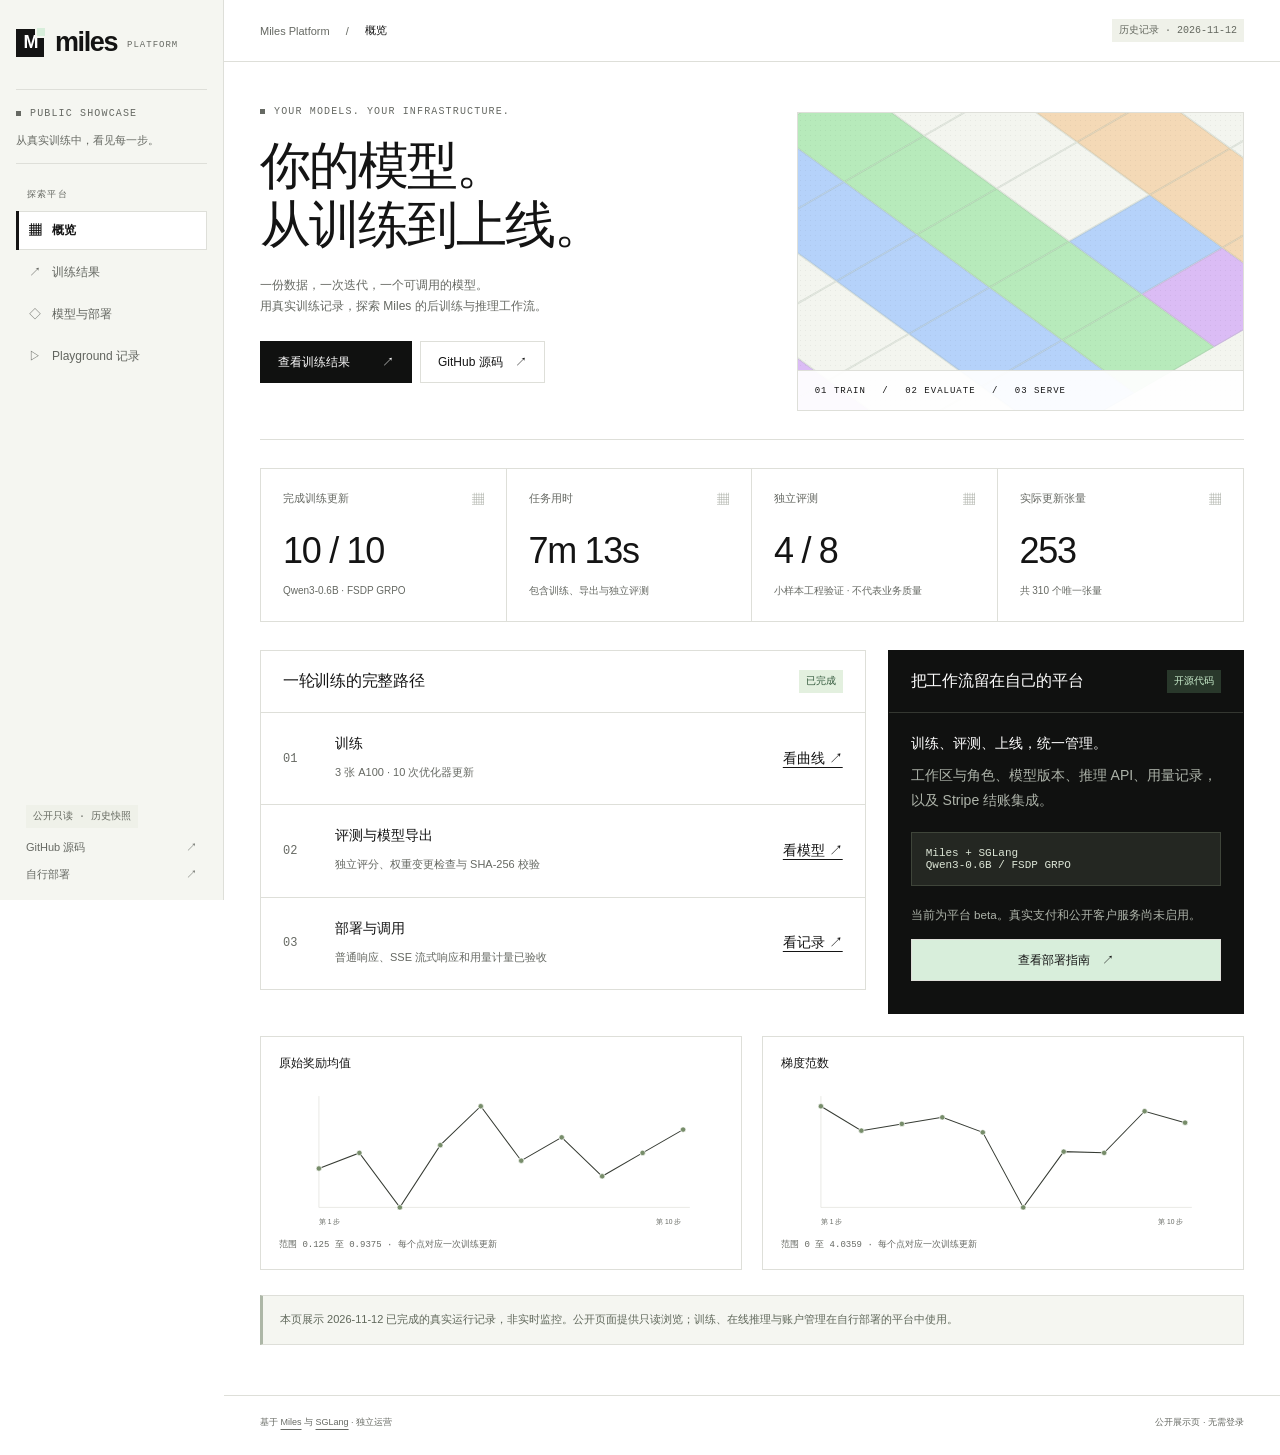
<file: index.html>
<!doctype html>
<html lang="zh-CN">
  <head>
    <meta charset="utf-8">
    <meta name="viewport" content="width=device-width, initial-scale=1">
    <meta name="description" content="Miles Platform：从后训练、评测到推理部署。查看真实 Qwen3 训练结果与平台界面。">
    <meta name="theme-color" content="#f5f6f1">
    <meta name="referrer" content="strict-origin-when-cross-origin">
    <title>Miles Platform · 公开展示</title>
    <link rel="icon" href="data:image/svg+xml,%3Csvg xmlns='http://www.w3.org/2000/svg' viewBox='0 0 32 32'%3E%3Cpath fill='%23141414' d='M0 0h32v32H0z'/%3E%3Ctext x='6' y='25' fill='white' font-family='Arial' font-size='25'%3EM%3C/text%3E%3C/svg%3E">
    <link rel="stylesheet" href="console.css">
    <link rel="stylesheet" href="showcase.css">
    <script src="showcase.js" defer></script>
  </head>
  <body>
    <a href="#content" class="skip-link">跳到内容</a>
    <aside class="sidebar">
      <a href="#overview" class="wordmark"><span class="brand-mark">M</span>miles <em>platform</em></a>
      <div class="workspace"><span class="eyebrow">PUBLIC SHOWCASE</span><p>从真实训练中，看见每一步。</p></div>
      <div class="nav-label">探索平台</div>
      <nav id="navigation" aria-label="平台导航">
        <a href="#overview"><span aria-hidden="true">▦</span>概览</a>
        <a href="#training"><span aria-hidden="true">↗</span>训练结果</a>
        <a href="#model"><span aria-hidden="true">◇</span>模型与部署</a>
        <a href="#playground"><span aria-hidden="true">▷</span>Playground 记录</a>
      </nav>
      <div class="sidebar-footer">
        <span class="pill neutral">公开只读 · 历史快照</span>
        <a href="https://github.com/wdlctc/miles/tree/codex/customer-platform">GitHub 源码 <span>↗</span></a>
        <a href="https://github.com/wdlctc/miles/blob/codex/customer-platform/miles_platform/README.md">自行部署 <span>↗</span></a>
      </div>
    </aside>
    <div class="main-wrap">
      <header class="topbar"><div><span>Miles Platform</span><span>/</span><strong id="page-name">概览</strong></div><span class="pill neutral">历史记录 · 2026-11-12</span></header>
      <main id="content" tabindex="-1" aria-live="polite"><p>正在读取已公开的训练记录…</p></main>
      <footer class="page-footer"><span>基于 <a href="https://github.com/radixark/miles">Miles</a> 与 <a href="https://github.com/sgl-project/sglang">SGLang</a> · 独立运营</span><span>公开展示页 · 无需登录</span></footer>
    </div>
    <noscript><p class="notice">请启用 JavaScript 查看图表，或直接<a href="data.json">下载训练记录 JSON</a>。</p></noscript>
  </body>
</html>
</file>
<file: console.css>
/* Miles console — monochrome surfaces, precise rules and pastel geometry. */
:root {
  --ink: #141414;
  --muted: #666963;
  --line: #dedfd9;
  --paper: #ffffff;
  --surface: #f5f6f1;
  --green: #315e42;
  --mint: #d8eedb;
  --dark: #101110;
  --red: #ae3131;
  --amber: #886017;
  --blue: #e0eafa;
  --lilac: #e9def5;
  --peach: #f9e6ce;
  --mono: 'SFMono-Regular', Consolas, 'Liberation Mono', monospace;
}
* { box-sizing: border-box; }
body { margin: 0; color: var(--ink); background: var(--paper); font: 14px Arial, 'Helvetica Neue', 'PingFang SC', 'Microsoft YaHei', sans-serif; -webkit-font-smoothing: antialiased; }
[hidden] { display: none !important; }
::selection { color: #111; background: var(--mint); }
button, input, select, textarea { font: inherit; }
a { color: inherit; text-decoration: none; }
button, a, input, select, textarea, summary { outline-offset: 4px; }
:focus-visible { outline: 2px solid #5b649c; }
button { display: inline-flex; align-items: center; justify-content: center; gap: 10px; cursor: pointer; border: 1px solid var(--line); border-radius: 0; padding: 11px 16px; background: white; color: var(--ink); font-size: 12px; font-weight: 500; line-height: 1.35; transition: background .15s, border-color .15s; }
button:hover { border-color: #8b8d86; background: var(--surface); }
button:disabled { cursor: not-allowed; opacity: .45; }
.primary { color: white; background: var(--dark); border-color: var(--dark); }
.primary:hover { color: white; background: #313430; border-color: #313430; }
.primary span { margin-left: 20px; }
.quiet { background: none; border: 0; color: var(--muted); padding: 7px 0; }
.quiet:hover { background: none; color: var(--ink); }
.danger { color: var(--red); }
.tiny { padding: 6px 10px; font-size: 11px; }
.icon-button { border: 0; background: none; padding: 0; width: 30px; height: 30px; font-size: 24px; }
.actions { display: flex; align-items: center; flex-wrap: wrap; gap: 8px; }

/* Workspace shell */
.sidebar { position: fixed; inset: 0 auto 0 0; width: 224px; padding: 27px 16px 18px; display: flex; flex-direction: column; background: var(--surface); border-right: 1px solid var(--line); z-index: 5; overflow-y: auto; }
.sidebar > .wordmark, .workspace, .nav-label, .sidebar-footer { flex-shrink: 0; }
.wordmark { display: inline-flex; gap: 8px; align-items: center; font-size: 27px; font-weight: 600; letter-spacing: -1.4px; }
.wordmark em { margin: 5px 0 0 2px; font-family: var(--mono); font-style: normal; font-size: 9px; font-weight: 400; letter-spacing: 1px; text-transform: uppercase; color: var(--muted); }
.brand-mark { position: relative; display: inline-grid; place-items: center; flex-shrink: 0; width: 28px; height: 28px; margin-right: 3px; background: var(--ink); color: white; font-size: 18px; font-weight: 600; font-style: normal; letter-spacing: -2px; }
.brand-mark:after { content: ''; position: absolute; right: -3px; top: -3px; width: 8px; height: 8px; background: var(--mint); border: 2px solid var(--surface); }
.workspace { margin: 31px 0 24px; padding: 13px 0; border-top: 1px solid var(--line); border-bottom: 1px solid var(--line); }
.workspace label { font: 9px var(--mono); letter-spacing: 1.1px; margin: 0; color: var(--muted); }
.workspace select { margin-top: 9px; width: 100%; background: transparent; padding: 9px 26px 9px 9px; color: var(--ink); font-size: 12px; letter-spacing: 0; }
.workspace small, .profile small { display: block; color: var(--muted); font-size: 10px; margin-top: 4px; font-weight: 400; }
.nav-label { font: 9px var(--mono); letter-spacing: 1.2px; color: var(--muted); margin: 0 11px 10px; }
#navigation { flex: 1; min-height: 120px; overflow-y: auto; }
nav a { position: relative; display: flex; align-items: center; gap: 11px; padding: 10px 12px; margin-bottom: 3px; font-size: 12px; color: #62655f; border: 1px solid transparent; }
nav a svg { width: 16px; height: 16px; stroke: currentColor; fill: none; stroke-width: 1.5; flex-shrink: 0; }
nav a:hover { color: var(--ink); background: #eaece5; }
nav a.active { color: var(--ink); background: white; border-color: var(--line); font-weight: 600; }
nav a.active:before { position: absolute; left: -1px; top: -1px; bottom: -1px; width: 3px; content: ''; background: var(--ink); }
.sidebar-footer { display: flex; flex-direction: column; align-items: flex-start; gap: 12px; margin-top: auto; padding: 20px 10px 0; }
.sidebar-footer > a { display: flex; justify-content: space-between; width: 100%; font-size: 11px; color: var(--muted); }
.profile { display: flex; gap: 10px; align-items: center; border-top: 1px solid var(--line); width: 100%; padding-top: 16px; margin-top: 2px; font-size: 12px; }
#account-profile { overflow: hidden; overflow-wrap: anywhere; }
.avatar { width: 29px; height: 29px; display: grid; place-items: center; background: #eaebe5; border: 1px solid var(--line); font: 11px var(--mono); flex-shrink: 0; }
.avatar.small { width: 25px; height: 25px; }
.mint { background: var(--mint); color: #27482f; border-color: #c6ddc8; }
.main-wrap { margin-left: 224px; min-height: 100vh; min-width: 0; }
.topbar { height: 62px; padding: 0 36px; display: flex; align-items: center; justify-content: space-between; border-bottom: 1px solid var(--line); font-size: 11px; color: var(--muted); background: white; }
.topbar > div { display: flex; align-items: center; gap: 16px; min-width: 0; }
.topbar strong { font-weight: 500; color: var(--ink); }
#workspace-name { max-width: 160px; overflow: hidden; white-space: nowrap; text-overflow: ellipsis; }
.live { font: 10px var(--mono); display: flex; align-items: center; gap: 7px; white-space: nowrap; }
.live:before, .dot:before { content: ''; width: 5px; height: 5px; background: #426f48; display: inline-block; }
.live.off:before { background: #b58434; }
main { max-width: 1600px; margin: auto; padding: 38px 36px 28px; }
.page-head { position: relative; display: flex; align-items: flex-end; justify-content: space-between; gap: 24px; padding-bottom: 28px; margin-bottom: 28px; border-bottom: 1px solid var(--line); }
.page-head > div { min-width: 0; }
.eyebrow { font: 10px var(--mono); font-weight: 400; color: var(--muted); letter-spacing: 1.15px; }
.eyebrow:before { content: ''; display: inline-block; width: 5px; height: 5px; margin-right: 9px; background: currentColor; vertical-align: middle; }
h1 { margin: 16px 0 12px; font-size: 42px; line-height: 1.15; font-weight: 400; letter-spacing: -1.8px; }
h2 { margin: 0; font-size: 16px; font-weight: 500; letter-spacing: -.3px; }
h3 { margin: 0 0 10px; font-size: 14px; font-weight: 500; }
p { margin: 0; color: var(--muted); line-height: 1.75; }
small { color: var(--muted); line-height: 1.6; }
.page-head p { font-size: 12px; max-width: 660px; }
.page-footer { display: flex; justify-content: space-between; gap: 20px; padding: 20px 36px 26px; margin: auto; max-width: 1600px; color: var(--muted); font: 9px var(--mono); border-top: 1px solid var(--line); }
.page-footer span { font-family: Arial, 'PingFang SC', sans-serif; }

/* A compact interpretation of the reference's architectural grid. */
.overview-intro { position: relative; display: grid; grid-template-columns: 1.2fr 1fr; min-height: 290px; border-bottom: 1px solid var(--line); margin-bottom: 28px; overflow: hidden; }
.intro-copy { z-index: 1; padding: 6px 20px 32px 0; }
.intro-copy h1 { font-size: clamp(38px, 4vw, 62px); letter-spacing: -2px; line-height: 1.15; margin: 20px 0; }
.intro-copy p { max-width: 380px; font-size: 12px; margin-bottom: 22px; }
.grid-art { position: relative; align-self: stretch; overflow: hidden; margin: 12px 0 28px; background: #f3f5ef; border: 1px solid var(--line); }
.grid-art:after { position: absolute; inset: 0; content: ''; background-image: radial-gradient(#1d211d38 .6px, transparent .6px); background-size: 5px 5px; pointer-events: none; opacity: .25; }
.grid-tiles { position: absolute; display: grid; grid-template-columns: repeat(7, 1fr); width: 650px; height: 410px; top: -80px; left: -130px; transform: rotate(-30deg) skewX(24deg); }
.grid-tiles i { border: 1px solid #a1ada148; background: #f3f5ef; }
.grid-tiles i:nth-child(7n + 1), .grid-tiles i:nth-child(11n) { background: #dbbcf5; }
.grid-tiles i:nth-child(7n + 3), .grid-tiles i:nth-child(13n) { background: #b5d2fa; }
.grid-tiles i:nth-child(7n + 4) { background: #b7eabb; }
.grid-tiles i:nth-child(7n + 6) { background: #f4d9b6; }
.grid-caption { position: absolute; left: 0; bottom: 0; right: 0; padding: 13px 17px; border-top: 1px solid var(--line); background: #ffffffed; font: 9px var(--mono); letter-spacing: 1px; z-index: 1; }

/* Data surfaces */
.metrics { display: grid; grid-template-columns: repeat(4, minmax(0, 1fr)); border: 1px solid var(--line); margin-bottom: 28px; }
.metric { min-width: 0; background: white; padding: 22px; border-right: 1px solid var(--line); }
.metric:last-child { border-right: 0; }
.metric-top { display: flex; justify-content: space-between; gap: 10px; font-size: 11px; color: var(--muted); }
.metric-mark { color: #a3a79e; font-size: 12px; }
.metric-value { margin: 22px 0 9px; font-size: 36px; font-weight: 400; letter-spacing: -1.3px; font-variant-numeric: tabular-nums; }
.metric-value.word { font-size: 17px; line-height: 42px; white-space: nowrap; overflow: hidden; text-overflow: ellipsis; letter-spacing: -.4px; }
.metric small { font-size: 10px; }
.grid-main { display: grid; grid-template-columns: minmax(0, 1.7fr) minmax(260px, 1fr); gap: 22px; margin-bottom: 22px; }
.card { border: 1px solid var(--line); background: white; margin-bottom: 24px; min-width: 0; overflow: hidden; }
.card:last-child { margin-bottom: 0; }
.card-head { display: flex; align-items: center; justify-content: space-between; gap: 12px; border-bottom: 1px solid var(--line); padding: 19px 22px; min-width: 0; }
.card-head small { font: 10px var(--mono); line-height: 1.6; overflow-wrap: anywhere; }
.card-body { padding: 22px; }
.hero-card { color: white; background: var(--dark); border-color: var(--dark); }
.hero-card .card-head { border-color: #343731; }
.hero-card p, .hero-card small, .hero-card .detail-line { color: #adb3a9; }
.hero-card .pill { color: #c9edcc; background: #29382b; }
.hero-card .detail-line strong { color: white; }
.hero-card button { background: var(--mint); border-color: var(--mint); color: #17291c; width: 100%; }
.hero-card button:hover { background: #b5debb; }
.endpoint { font: 11px var(--mono); background: #242722; color: #dce5d6; border: 1px solid #3f453a; padding: 14px; margin: 20px 0; overflow-wrap: anywhere; }
.detail-line { display: flex; justify-content: space-between; align-items: baseline; gap: 16px; margin: 16px 0; color: var(--muted); font-size: 12px; }
.detail-line strong { color: var(--ink); font-weight: 500; overflow-wrap: anywhere; min-width: 0; }
.table-wrap { width: 100%; overflow: auto; }
table { width: 100%; border-collapse: collapse; text-align: left; white-space: nowrap; }
th { font: 10px var(--mono); color: var(--muted); background: var(--surface); border-bottom: 1px solid var(--line); padding: 13px 21px; }
td { font-size: 12px; border-bottom: 1px solid #ebede7; padding: 19px 21px; }
tbody tr:hover { background: #fafbf7; }
tr:last-child td { border-bottom: 0; }
td strong { font-weight: 500; }
td small { display: block; font: 9px var(--mono); margin-top: 7px; }
td .actions { flex-wrap: nowrap; }
.model-cell { display: flex; align-items: center; }
.model-icon { display: inline-grid; place-items: center; width: 33px; height: 33px; margin-right: 12px; color: #333d4f; background: var(--blue); border: 1px solid #c9d7e8; font-size: 17px; }
.pill { display: inline-flex; align-items: center; gap: 5px; white-space: nowrap; font: 10px var(--mono); line-height: 1.5; padding: 4px 7px; color: #32583b; background: #e3f0df; }
.pill.neutral { color: #64685f; background: #eff1e9; }
.pill.pending { color: var(--amber); background: #fbefd8; }
.pill.failed { color: var(--red); background: #fbe6e3; }
.pill.running { color: #3f527d; background: var(--blue); }
.notice { display: flex; flex-wrap: wrap; align-items: flex-start; gap: 8px; padding: 14px 17px; margin-bottom: 22px; border: 1px solid var(--line); border-left: 3px solid #adb7a7; background: var(--surface); color: #60685b; font-size: 11px; line-height: 1.8; }
.notice p { flex-basis: 100%; margin: 2px 0; }
.notice.warn { background: #fffbf1; color: #856828; border-color: #e9dfbf; }
.empty { padding: 54px 24px; text-align: center; }
.empty-symbol { font-size: 28px; color: #969f90; margin-bottom: 14px; }
.empty p { margin: 12px 0 22px; font-size: 12px; }
.resource-list { padding: 23px; display: grid; grid-template-columns: repeat(4, minmax(0, 1fr)); gap: 20px; }
.resource { padding-right: 18px; border-right: 1px solid var(--line); }
.resource:last-child { border: 0; padding-right: 0; }
.resource-top { display: flex; align-items: center; justify-content: space-between; gap: 7px; font: 10px var(--mono); }
.resource-top strong { font-weight: 400; }
.resource small { font: 9px var(--mono); }
.gpu-progress, .bar { appearance: none; display: block; width: 100%; height: 5px; border: 0; background: #e9ede5; margin: 18px 0 12px; overflow: hidden; }
.gpu-progress::-webkit-progress-bar { background: #e9ede5; }
.gpu-progress::-webkit-progress-value { background: #788e6d; }
.gpu-progress::-moz-progress-bar, .bar i { background: #788e6d; }
.bar i { display: block; height: 100%; }
.activity-row { padding: 14px 0; border-bottom: 1px solid var(--line); display: flex; justify-content: space-between; gap: 20px; font-size: 12px; }
.activity-row:last-child { border: 0; }
.split { display: grid; grid-template-columns: repeat(2, minmax(0, 1fr)); gap: 22px; }
.link-button { padding: 0; border: 0; background: none; color: var(--ink); font-size: 11px; text-decoration: underline; text-underline-offset: 4px; }
.section-note, .scroll-note { font-size: 11px; margin: 14px 0; color: var(--muted); }
.number-up { color: var(--green); }
.progress-steps { display: flex; align-items: center; flex-wrap: wrap; gap: 10px; margin-bottom: 20px; font: 10px var(--mono); color: var(--muted); }
.progress-steps span { padding: 8px; background: var(--surface); }

/* Forms and dialogs */
label { display: block; font-size: 11px; font-weight: 500; margin-bottom: 18px; }
input, textarea, select { width: 100%; display: block; margin-top: 8px; border: 1px solid #d4d8cf; border-radius: 0; padding: 11px 12px; background: white; color: var(--ink); font-weight: 400; }
input:focus, textarea:focus, select:focus { border-color: #777c71; outline: 2px solid #e4e9dc; outline-offset: 1px; }
textarea { resize: vertical; min-height: 90px; line-height: 1.7; }
input[type=file] { padding: 9px; font-size: 11px; }
label small { display: block; margin-top: 7px; font-weight: 400; font-size: 10px; }
.form-row { display: grid; grid-template-columns: repeat(2, minmax(0, 1fr)); gap: 18px; }
.form-footer { display: flex; justify-content: flex-end; gap: 9px; margin-top: 22px; padding-top: 20px; border-top: 1px solid var(--line); }
.error { font-size: 12px; color: var(--red); white-space: pre-wrap; overflow-wrap: anywhere; }
dialog { color: var(--ink); border: 1px solid #bfc6b7; border-radius: 0; padding: 0; width: min(600px, 92vw); max-height: 90vh; box-shadow: 0 24px 80px #00000020; }
dialog::backdrop { background: #11151070; backdrop-filter: blur(3px); }
.dialog-header { display: flex; align-items: center; justify-content: space-between; border-bottom: 1px solid var(--line); padding: 21px 25px; }
#modal-body { padding: 25px; }
dialog.wide { width: min(1000px, 94vw); }
.key-secret { display: block; margin: 15px 0; padding: 15px; border: 1px solid #bdd6b9; background: #edf7e7; overflow-wrap: anywhere; user-select: all; }
.mono, code, pre { font-family: var(--mono); }
code { font-size: 11px; padding: 3px 6px; background: #f0f2eb; }
pre { font-size: 11px; line-height: 1.8; padding: 20px; background: #171a16; color: #d9e5d2; white-space: pre-wrap; overflow-wrap: anywhere; max-height: 440px; overflow: auto; }
#toast { position: fixed; bottom: 26px; right: 26px; padding: 14px 20px; max-width: min(520px, calc(100vw - 32px)); color: white; background: var(--dark); border: 1px solid #41473c; box-shadow: 0 8px 24px #00000016; z-index: 100; font-size: 12px; line-height: 1.7; }

/* Playground */
.playground { display: grid; grid-template-columns: minmax(0, 1fr) 270px; gap: 22px; align-items: start; }
.chat-panel { border: 1px solid var(--line); background: white; min-height: 590px; display: flex; flex-direction: column; min-width: 0; }
.chat-panel .card-head { background: var(--surface); flex-wrap: wrap; }
.chat-panel .card-head h2 { font: 13px var(--mono); }
.chat-panel .card-head .pill { max-width: 100%; white-space: normal; }
.chat-messages { padding: 28px; flex: 1; max-height: 64vh; overflow: auto; }
.chat-welcome { padding: 88px 15px; text-align: center; }
.chat-welcome .brand-mark { margin: 0 auto 24px; width: 42px; height: 42px; font-size: 25px; }
.chat-welcome h2 { font-size: 23px; font-weight: 400; }
.chat-welcome p { margin-top: 12px; font-size: 12px; }
.chat-entry { border-top: 1px solid var(--line); padding: 20px; background: #fafbf8; }
.chat-entry textarea { border: 0; resize: none; min-height: 65px; padding: 0; margin: 0; background: transparent; outline: none; }
.chat-entry textarea:focus-visible { outline: 1px solid #9da991; outline-offset: 6px; }
.chat-entry > div { display: flex; align-items: center; justify-content: space-between; gap: 12px; margin-top: 16px; color: var(--muted); font-size: 10px; }
.message { display: flex; gap: 14px; margin-bottom: 28px; }
.message-content { min-width: 0; font-size: 13px; line-height: 1.85; white-space: pre-wrap; overflow-wrap: anywhere; }
.message-content b { display: block; font: 10px var(--mono); margin-bottom: 9px; color: var(--muted); }
.playground > div .card-head { background: var(--surface); }
.playground > div label { font: 10px var(--mono); }

/* Training telemetry */
.training-select { max-width: 620px; }
.training-monitor .card-head { background: var(--surface); }
.training-monitor .card-head small { display: block; margin-top: 7px; }
.training-progress { height: 7px; margin: 12px 0 16px; }
.training-metrics { margin: 26px 0 20px; }
.training-metrics .metric { padding: 18px; background: #fafbf8; }
.training-metrics .metric:nth-child(2) { background: #f7f5fb; }
.training-metrics .metric:nth-child(3) { background: #f5f8fd; }
.training-metrics .metric:nth-child(4) { background: #fcf8f0; }
.training-metrics .metric-value { font-size: 28px; }
.training-charts { display: grid; grid-template-columns: repeat(2, minmax(0, 1fr)); gap: 20px; }
.training-chart { border: 1px solid var(--line); padding: 18px; background: white; }
.training-chart h3 { font-size: 12px; margin-bottom: 14px; }
.training-chart svg { width: 100%; max-height: 145px; }
.training-chart polyline { stroke: #363b33; stroke-width: 1.5; fill: none; }
.training-chart circle { fill: #778d6a; stroke: white; stroke-width: 1; }
.chart-axis { stroke: var(--line); fill: none; }
.training-chart small { font: 9px var(--mono); }
.training-samples { margin-top: 18px; }
.training-samples summary { cursor: pointer; padding: 12px 0; font-size: 11px; }
.training-log-head { display: flex; align-items: center; justify-content: space-between; gap: 12px; margin-top: 15px; }
.training-log-head h3 { margin: 0; }
.training-log-head small { font: 9px var(--mono); }
#training-log { height: 260px; overflow: auto; white-space: pre; font-size: 11px; line-height: 1.7; }
.billing-packs { display: grid; grid-template-columns: repeat(3, minmax(0, 1fr)); gap: 18px; margin: 24px 0; }
.billing-metrics { grid-template-columns: repeat(3, minmax(0, 1fr)); }
.billing-packs .card { margin: 0; }
.billing-packs .card:nth-child(1) { background: #f4f9ef; }
.billing-packs .card:nth-child(2) { background: #f5f1fa; }
.billing-packs .card:nth-child(3) { background: #fdf6ec; }
.billing-packs h2 { font-size: 32px; margin: 22px 0 14px; }
.billing-packs p { font-size: 11px; margin-bottom: 24px; }

/* Login */
.login-screen { min-height: 100vh; display: grid; grid-template-columns: 1.15fr 1fr; background: white; }
.login-art { position: relative; background: var(--surface); color: var(--ink); padding: 45px 55px; display: flex; flex-direction: column; justify-content: space-between; min-height: 100vh; border-right: 1px solid var(--line); overflow: hidden; }
.login-art:after { content: ''; position: absolute; right: -55px; bottom: 90px; width: 230px; height: 230px; border: 1px solid #d2d7cd; background: repeating-linear-gradient(0deg, transparent, transparent 56px, #a8b69a60 57px, transparent 58px), repeating-linear-gradient(90deg, transparent, transparent 56px, #a8b69a60 57px, transparent 58px), linear-gradient(135deg, var(--mint) 25%, var(--lilac) 25%, var(--lilac) 50%, var(--peach) 50%, var(--peach) 75%, var(--blue) 75%); transform: rotate(-25deg) skewX(15deg); opacity: .7; }
.login-art > * { position: relative; z-index: 1; }
.login-art h1 { font-size: clamp(42px, 4.5vw, 68px); line-height: 1.2; letter-spacing: -2.8px; margin: 24px 0; }
.login-art p { font-size: 13px; max-width: 400px; line-height: 1.9; }
.login-art small { font: 10px var(--mono); }
.pipeline { display: flex; align-items: center; flex-wrap: wrap; gap: 14px; margin-top: 38px; font-size: 11px; }
.pipeline span { padding: 10px 13px; border: 1px solid #cad2c1; background: #ffffffb5; }
.pipeline i { font-style: normal; color: var(--muted); }
.login-form { width: min(350px, 80%); margin: auto; }
.login-form h2 { font-size: 34px; font-weight: 400; margin: 18px 0 12px; }
.login-form > p { font-size: 12px; margin-bottom: 34px; }
.login-form label { margin-top: 27px; }
.login-form button { width: 100%; padding: 14px; margin: 5px 0 18px; }
.login-form small { font-size: 10px; line-height: 1.8; }
.login-form p.error { margin: 10px 0; }

/* The same controls remain usable in a narrow browser pane. */
@media (max-width: 1180px) {
  main { padding: 30px 26px; }
  .topbar { padding: 0 26px; }
  .metric { padding: 18px; }
  .grid-main { grid-template-columns: minmax(0, 1.4fr) minmax(250px, 1fr); }
  .playground { grid-template-columns: minmax(0, 1fr) 235px; }
  .card-head, .card-body { padding: 18px; }
  .resource-list { gap: 14px; padding: 18px; }
  .resource-top { flex-wrap: wrap; }
}
@media (max-width: 960px) {
  .sidebar { width: 192px; padding: 24px 12px 16px; }
  .main-wrap { margin-left: 192px; }
  .wordmark { font-size: 25px; }
  .wordmark em { font-size: 8px; }
  .metrics { grid-template-columns: repeat(2, minmax(0, 1fr)); }
  .metric { border-bottom: 1px solid var(--line); }
  .metric:nth-child(2n) { border-right: 0; }
  .metric:nth-last-child(-n+2) { border-bottom: 0; }
  .playground, .grid-main { grid-template-columns: 1fr; }
  .overview-intro { grid-template-columns: 1fr 0.8fr; }
  .intro-copy h1 { font-size: 40px; }
  .training-charts { gap: 12px; }
  .billing-packs { grid-template-columns: 1fr; }
  .billing-metrics { grid-template-columns: 1fr; }
  .billing-metrics .metric { border-right: 0; border-bottom: 1px solid var(--line); }
  .billing-metrics .metric:last-child { border-bottom: 0; }
}
@media (max-width: 760px) {
  .sidebar { position: static; width: 100%; padding: 14px 18px 0; display: grid; grid-template-columns: auto minmax(120px, 220px); align-items: center; justify-content: space-between; gap: 10px 20px; border-right: 0; border-bottom: 1px solid var(--line); overflow: visible; }
  .sidebar > .wordmark { display: inline-flex; }
  .workspace { border: 0; padding: 0; margin: 0; }
  .workspace label { font-size: 8px; }
  .workspace select { margin-top: 4px; padding: 7px 9px; font-size: 11px; }
  .nav-label, .sidebar-footer { display: none; }
  #navigation { grid-column: 1 / -1; width: 100%; min-height: 0; display: flex; gap: 3px; overflow-x: auto; padding: 3px 0 8px; }
  nav a { flex-shrink: 0; white-space: nowrap; font-size: 11px; padding: 9px 10px; margin: 0; }
  nav a svg { width: 14px; height: 14px; }
  nav a.active:before { top: auto; left: 0; right: 0; bottom: -1px; width: auto; height: 2px; }
  .main-wrap { margin-left: 0; }
  .topbar { height: 49px; padding: 0 18px; }
  .topbar > div { gap: 11px; }
  main { padding: 28px 18px; }
  .page-head { padding-bottom: 23px; margin-bottom: 23px; gap: 16px; }
  h1 { font-size: 35px; margin-top: 14px; }
  .page-head > .actions { justify-content: flex-end; flex-shrink: 0; }
  .page-head .primary { padding: 10px 12px; font-size: 11px; }
  .page-head p { font-size: 11px; }
  .eyebrow { font-size: 9px; letter-spacing: .7px; }
  .metrics { margin-bottom: 22px; }
  .metric-value { font-size: 31px; }
  .metric-value.word { font-size: 16px; line-height: 36px; }
  .overview-intro { min-height: 270px; }
  .intro-copy h1 { font-size: 38px; }
  .grid-art { margin-top: 7px; }
  .grid-caption { font-size: 8px; padding: 10px; letter-spacing: .3px; }
  .split { grid-template-columns: 1fr; }
  .resource-list { grid-template-columns: repeat(2, minmax(0, 1fr)); gap: 20px; }
  .resource:nth-child(2) { border: 0; }
  .chat-panel { min-height: 470px; }
  .chat-messages { padding: 20px; }
  .chat-welcome { padding: 70px 10px; }
  .training-metrics .metric-value { font-size: 25px; }
  .page-footer { padding: 20px 18px; }
  .login-screen { grid-template-columns: 1fr; }
  .login-art { display: none; }
  .login-form { padding: 65px 0; }
}
@media (max-width: 500px) {
  .sidebar { padding: 12px 14px 0; grid-template-columns: auto minmax(110px, 170px); gap: 10px; }
  .wordmark { font-size: 23px; gap: 5px; }
  .wordmark em { display: none; }
  .brand-mark { width: 25px; height: 25px; }
  main { padding: 24px 14px; }
  .topbar { padding: 0 14px; font-size: 10px; }
  #workspace-name { max-width: 105px; }
  .topbar .avatar { display: none; }
  .topbar > div { gap: 8px; }
  .live { font-size: 9px; }
  .page-head { flex-wrap: wrap; gap: 18px; }
  .page-head > .actions:empty { display: none; }
  h1 { font-size: 32px; }
  .overview-intro { grid-template-columns: 1fr; }
  .intro-copy { padding: 0 0 24px; }
  .intro-copy h1 { font-size: 42px; }
  .grid-art { min-height: 140px; margin: 0 0 24px; }
  .metric { padding: 15px; }
  .metric-value { font-size: 29px; }
  .training-metrics .metric { padding: 13px; }
  .training-metrics .metric-value { font-size: 23px; }
  .card-head, .card-body { padding: 16px; }
  .card-head { flex-wrap: wrap; }
  .training-charts { grid-template-columns: 1fr; }
  .training-log-head { align-items: flex-start; flex-direction: column; gap: 8px; }
  .form-row { grid-template-columns: 1fr; gap: 0; }
  .chat-entry { padding: 16px; }
  .chat-entry > div span { max-width: 180px; }
  .detail-line { gap: 10px; font-size: 11px; }
  .page-footer { flex-direction: column; gap: 8px; }
  .resource-list { padding: 16px; gap: 18px; }
  #modal-body { padding: 20px; }
}
@media (prefers-reduced-motion: reduce) { * { transition: none !important; scroll-behavior: auto !important; } }
</file>
<file: showcase.css>
/* Showcase-only layout; console.css is generated from the platform's shared theme. */
.skip-link { position: absolute; left: 12px; top: -80px; z-index: 20; padding: 12px; background: white; }
.skip-link:focus { top: 12px; }
.sr-only { position: absolute; width: 1px; height: 1px; padding: 0; margin: -1px; overflow: hidden; clip-path: inset(50%); white-space: nowrap; border: 0; }
.workspace p { margin: 12px 0 0; font-size: 11px; }
.button { display: inline-flex; align-items: center; justify-content: center; gap: 12px; padding: 12px 17px; border: 1px solid var(--line); font-size: 12px; line-height: 1.35; }
.button:hover { background: var(--surface); }
.button.primary { border-color: var(--dark); }
.button.primary:hover { background: #313430; }
.hero-card .button { background: var(--mint); color: var(--ink); width: 100%; margin-top: 14px; }
.intro-copy p { max-width: 430px; }
.intro-copy .actions { margin-top: 24px; }
.overview-intro { min-height: 340px; }
.grid-art { min-height: 250px; }
.showcase-note { margin-top: 25px; }
.showcase-note a, .page-footer a, .text-link { text-decoration: underline; text-underline-offset: 4px; }
.steps { list-style: none; padding: 0; margin: 0; }
.steps li { display: grid; grid-template-columns: 40px 1fr auto; gap: 12px; align-items: center; padding: 22px; border-bottom: 1px solid var(--line); }
.steps li:last-child { border: 0; }
.steps .step-number { font: 12px var(--mono); color: var(--muted); }
.steps p { font-size: 11px; margin-top: 7px; }
.chart-selector { max-width: 260px; }
.chart-selector select { margin: 0; }
.featured-chart svg { max-height: 270px; }
.chart-toolbar { display: flex; align-items: center; justify-content: space-between; flex-wrap: wrap; gap: 16px; margin-bottom: 10px; }
.chart-toolbar label { margin: 0; }
.record-time { font: 11px var(--mono); color: var(--muted); }
.artifact-hash { display: block; overflow-wrap: anywhere; padding: 16px; line-height: 1.8; border: 1px solid var(--line); }
.quality-note { margin-top: 20px; }
.record-card { min-height: 380px; }
.record-card .chat-messages { max-height: none; }
.result-block { padding: 20px; background: var(--surface); margin-top: 18px; }
.result-block p + p { margin-top: 12px; }
.result-block strong { color: var(--ink); }
.showcase-columns { display: grid; grid-template-columns: 1fr 1fr; gap: 22px; }
.showcase-columns > .card { margin: 0; }
#copy-status { min-height: 20px; margin-top: 10px; display: block; }
@media (max-width: 760px) {
  .workspace { margin: 0; padding: 0; }
  .workspace p { display: none; }
  .workspace .eyebrow { font-size: 8px; }
  .overview-intro { min-height: 0; }
  .showcase-columns { grid-template-columns: 1fr; }
  .grid-art { min-height: 165px; }
  .steps li { padding: 18px 14px; grid-template-columns: 26px 1fr auto; gap: 8px; }
  .topbar { gap: 8px; }
  .topbar > div { gap: 8px; }
  .topbar .pill { font-size: 8px; }
}
</file>
